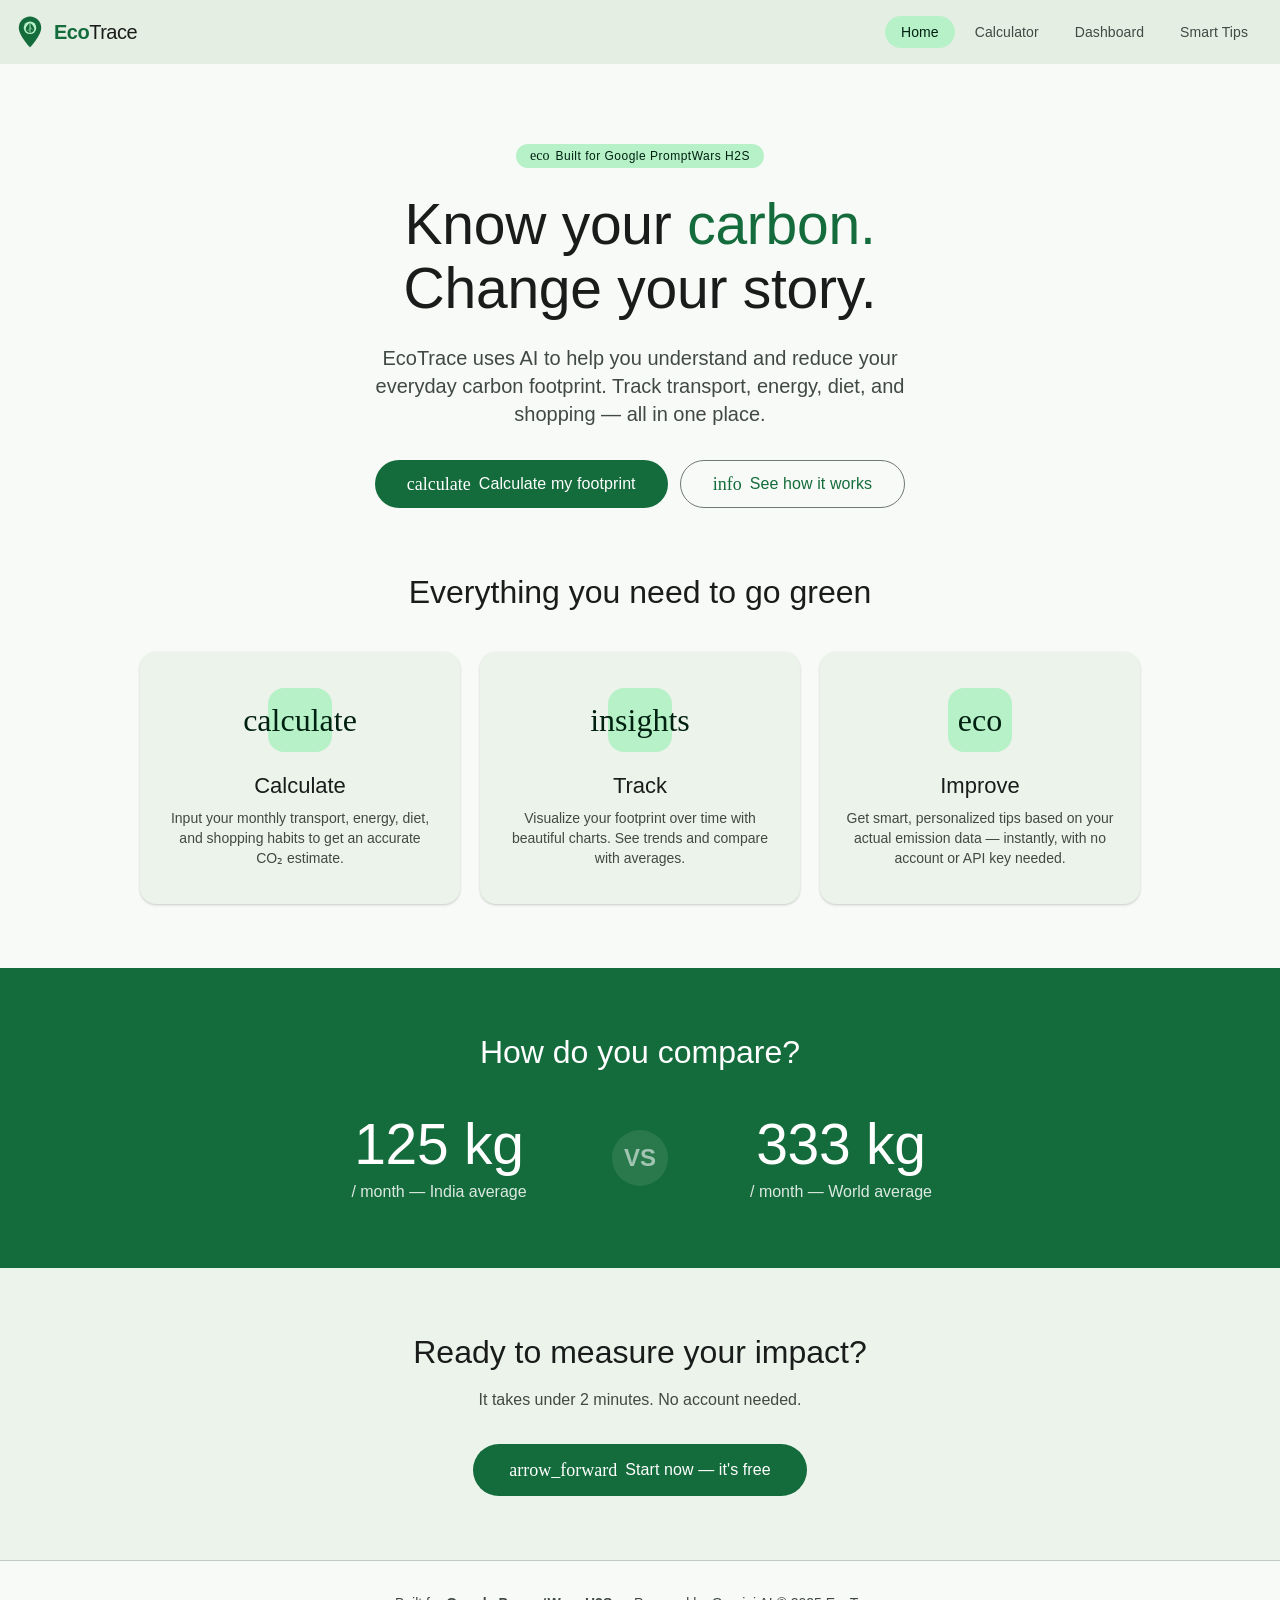
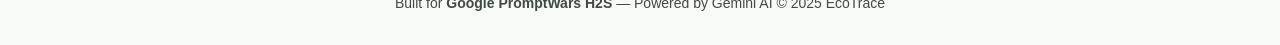
<file: index.html>
<!DOCTYPE html>
<html lang="en">
<head>
  <meta charset="UTF-8">
  <meta name="viewport" content="width=device-width, initial-scale=1.0">
  <title>EcoTrace — Track your impact. Shape your future.</title>
  <meta name="description" content="EcoTrace uses Gemini AI to help you measure, understand, and reduce your personal carbon footprint. Built for Google PropTWars Hack 2.">
  <meta http-equiv="Content-Security-Policy" content="
    default-src 'self';
    script-src 'self' https://cdn.jsdelivr.net https://fonts.googleapis.com;
    style-src 'self' 'unsafe-inline' https://fonts.googleapis.com https://fonts.gstatic.com;
    connect-src https://generativelanguage.googleapis.com;
    font-src https://fonts.gstatic.com;
    img-src 'self' data:;
  ">
  <link rel="stylesheet" href="css/tokens.css">
  <link rel="stylesheet" href="css/components.css">
  <link rel="stylesheet" href="css/pages.css">
</head>
<body>
  <a href="#main" class="skip-link">Skip to main content</a>

  <!-- Top App Bar -->
  <header class="top-app-bar" role="banner">
    <a href="index.html" class="top-app-bar__brand" aria-label="EcoTrace home">
      <img src="assets/logo.svg" alt="EcoTrace Logo" width="28" height="34">
      <span class="top-app-bar__wordmark">Eco<span>Trace</span></span>
    </a>
    <nav class="top-app-bar__nav" aria-label="Main navigation">
      <a href="index.html" class="active" aria-current="page">Home</a>
      <a href="calculator.html">Calculator</a>
      <a href="dashboard.html">Dashboard</a>
      <a href="tips.html">Smart Tips</a>
    </nav>
    <button class="hamburger" aria-label="Open menu" aria-expanded="false" aria-controls="bottom-nav">
      <span class="material-symbols-outlined">menu</span>
    </button>
  </header>

  <!-- Bottom Nav (mobile) -->
  <nav class="bottom-nav" id="bottom-nav" aria-label="Mobile navigation">
    <a href="index.html" class="bottom-nav__item active" aria-current="page">
      <span class="indicator"><span class="material-symbols-outlined">home</span></span>
      <span>Home</span>
    </a>
    <a href="calculator.html" class="bottom-nav__item">
      <span class="indicator"><span class="material-symbols-outlined">calculate</span></span>
      <span>Calculator</span>
    </a>
    <a href="dashboard.html" class="bottom-nav__item">
      <span class="indicator"><span class="material-symbols-outlined">insights</span></span>
      <span>Dashboard</span>
    </a>
    <a href="tips.html" class="bottom-nav__item">
      <span class="indicator"><span class="material-symbols-outlined">eco</span></span>
      <span>Smart Tips</span>
    </a>
  </nav>

  <main id="main" class="page-wrap">
    <!-- Hero -->
    <section class="hero" aria-labelledby="hero-heading">
      <div class="hero__eyebrow">
        <span class="material-symbols-outlined" style="font-size:14px">eco</span>
        Built for Google PromptWars H2S
      </div>
      <h1 id="hero-heading">Know your <em>carbon.</em><br>Change your story.</h1>
      <p class="hero__sub">
        EcoTrace uses AI to help you understand and reduce your everyday carbon footprint.
        Track transport, energy, diet, and shopping — all in one place.
      </p>
      <div class="hero__cta">
        <a href="calculator.html" class="btn btn--filled" id="cta-calculate">
          <span class="material-symbols-outlined">calculate</span>
          Calculate my footprint
        </a>
        <a href="#features" class="btn btn--outlined" id="cta-learn">
          <span class="material-symbols-outlined">info</span>
          See how it works
        </a>
      </div>
    </section>

    <!-- Features -->
    <section id="features" class="features-section" aria-labelledby="features-heading">
      <h2 id="features-heading">Everything you need to go green</h2>
      <div class="features-grid">
        <article class="card feature-card">
          <div class="feature-card__icon" aria-hidden="true">
            <span class="material-symbols-outlined">calculate</span>
          </div>
          <h3>Calculate</h3>
          <p>Input your monthly transport, energy, diet, and shopping habits to get an accurate CO₂ estimate.</p>
        </article>
        <article class="card feature-card">
          <div class="feature-card__icon" aria-hidden="true">
            <span class="material-symbols-outlined">insights</span>
          </div>
          <h3>Track</h3>
          <p>Visualize your footprint over time with beautiful charts. See trends and compare with averages.</p>
        </article>
        <article class="card feature-card">
          <div class="feature-card__icon" aria-hidden="true">
            <span class="material-symbols-outlined">eco</span>
          </div>
          <h3>Improve</h3>
          <p>Get smart, personalized tips based on your actual emission data — instantly, with no account or API key needed.</p>
        </article>
      </div>
    </section>

    <!-- Stats Comparison -->
    <section class="stats-section" aria-labelledby="stats-heading">
      <h2 id="stats-heading">How do you compare?</h2>
      <div class="stats-grid">
        <div class="stat-col">
          <div class="num" aria-label="125 kilograms per month">125 kg</div>
          <div class="lbl">/ month — India average</div>
        </div>
        <div class="stats-vs" aria-hidden="true">VS</div>
        <div class="stat-col">
          <div class="num" aria-label="333 kilograms per month">333 kg</div>
          <div class="lbl">/ month — World average</div>
        </div>
      </div>
    </section>

    <!-- CTA Strip -->
    <section style="text-align:center; padding:64px 24px; background:var(--md-surface-1);">
      <h2 style="font:400 32px/40px var(--font-display); margin-bottom:16px;">
        Ready to measure your impact?
      </h2>
      <p style="font:400 16px/24px var(--font-body); color:var(--md-on-surface-variant); margin-bottom:32px;">
        It takes under 2 minutes. No account needed.
      </p>
      <a href="calculator.html" class="btn btn--filled" id="cta-bottom" style="height:52px; padding:0 36px; font-size:16px;">
        <span class="material-symbols-outlined">arrow_forward</span>
        Start now — it's free
      </a>
    </section>
  </main>

  <!-- Footer -->
  <footer class="site-footer" role="contentinfo">
    <p>Built for <strong>Google PromptWars H2S</strong> — Powered by Gemini AI &copy; 2025 EcoTrace</p>
    <!-- Built with gemini-1.5-flash and Material Design 3 UI -->
  </footer>

  <script type="module" src="js/ripple.js"></script>
  <script>
    /* Top app bar elevation on scroll */
    const bar = document.querySelector('.top-app-bar');
    window.addEventListener('scroll', () => {
      bar.classList.toggle('elevated', window.scrollY > 4);
    }, { passive: true });
  </script>
</body>
</html>
</file>
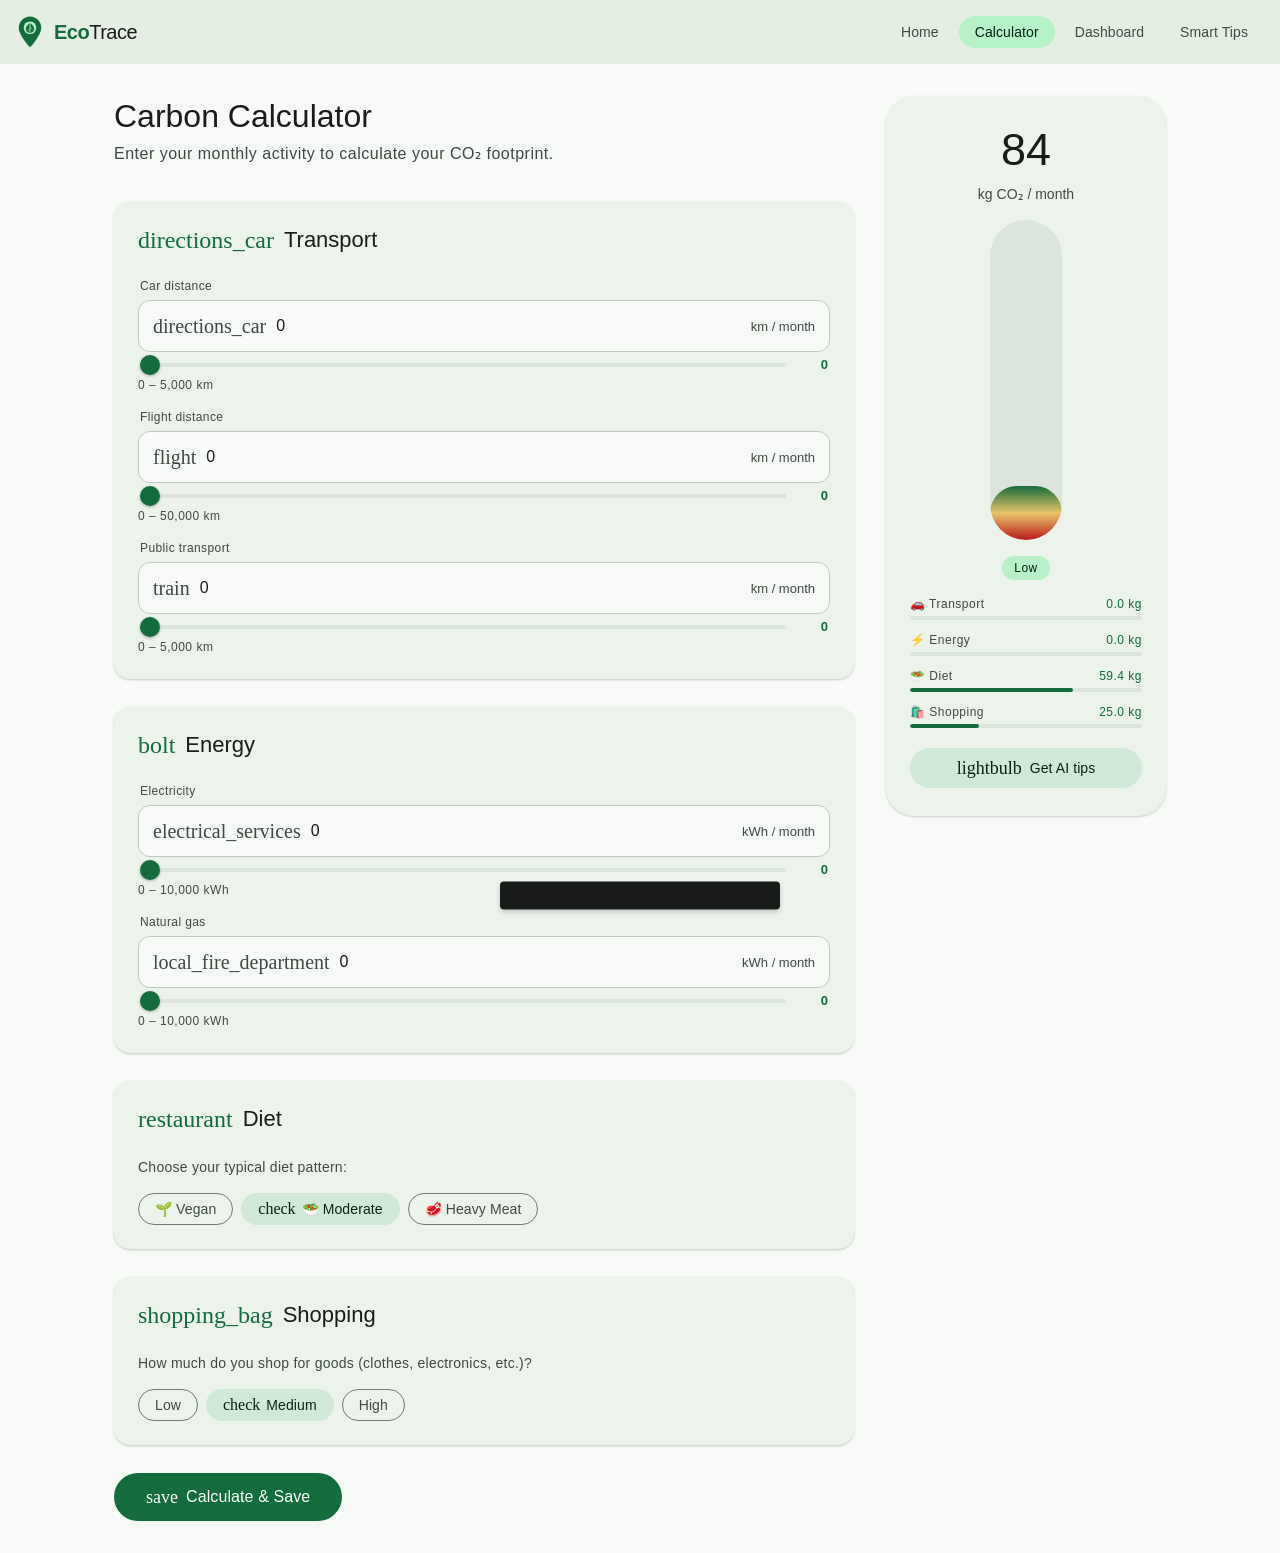
<file: calculator.html>
<!DOCTYPE html>
<html lang="en">
<head>
  <meta charset="UTF-8">
  <meta name="viewport" content="width=device-width, initial-scale=1.0">
  <title>Carbon Calculator — EcoTrace</title>
  <meta name="description" content="Calculate your monthly carbon footprint from transport, energy, diet, and shopping. See your live CO₂ gauge update in real time.">
  <meta http-equiv="Content-Security-Policy" content="
    default-src 'self';
    script-src 'self' https://cdn.jsdelivr.net https://fonts.googleapis.com;
    style-src 'self' 'unsafe-inline' https://fonts.googleapis.com https://fonts.gstatic.com;
    connect-src https://generativelanguage.googleapis.com;
    font-src https://fonts.gstatic.com;
    img-src 'self' data:;
  ">
  <link rel="stylesheet" href="css/tokens.css">
  <link rel="stylesheet" href="css/components.css">
  <link rel="stylesheet" href="css/pages.css">
</head>
<body>
  <a href="#main" class="skip-link">Skip to main content</a>

  <header class="top-app-bar" role="banner">
    <a href="index.html" class="top-app-bar__brand" aria-label="EcoTrace home">
      <img src="assets/logo.svg" alt="EcoTrace Logo" width="28" height="34">
      <span class="top-app-bar__wordmark">Eco<span>Trace</span></span>
    </a>
    <nav class="top-app-bar__nav" aria-label="Main navigation">
      <a href="index.html">Home</a>
      <a href="calculator.html" class="active" aria-current="page">Calculator</a>
      <a href="dashboard.html">Dashboard</a>
      <a href="tips.html">Smart Tips</a>
    </nav>
    <button class="hamburger" aria-label="Open menu" aria-expanded="false" aria-controls="bottom-nav">
      <span class="material-symbols-outlined">menu</span>
    </button>
  </header>

  <nav class="bottom-nav" id="bottom-nav" aria-label="Mobile navigation">
    <a href="index.html" class="bottom-nav__item">
      <span class="indicator"><span class="material-symbols-outlined">home</span></span>
      <span>Home</span>
    </a>
    <a href="calculator.html" class="bottom-nav__item active" aria-current="page">
      <span class="indicator"><span class="material-symbols-outlined">calculate</span></span>
      <span>Calculator</span>
    </a>
    <a href="dashboard.html" class="bottom-nav__item">
      <span class="indicator"><span class="material-symbols-outlined">insights</span></span>
      <span>Dashboard</span>
    </a>
    <a href="tips.html" class="bottom-nav__item">
      <span class="indicator"><span class="material-symbols-outlined">eco</span></span>
      <span>Smart Tips</span>
    </a>
  </nav>

  <main id="main" class="page-wrap">
    <div class="calculator-layout">

      <!-- Left: Form -->
      <div class="calc-form-col">
        <div style="margin-bottom: 8px;">
          <h1 class="headline-large">Carbon Calculator</h1>
          <p class="body-large" style="color:var(--md-on-surface-variant); margin-top:6px;">
            Enter your monthly activity to calculate your CO₂ footprint.
          </p>
        </div>

        <!-- Transport -->
        <section class="calc-section" aria-labelledby="transport-heading">
          <div class="section-header">
            <span class="material-symbols-outlined" aria-hidden="true">directions_car</span>
            <h2 id="transport-heading">Transport</h2>
          </div>
          <div class="field-group">

            <!-- Car -->
            <div class="field-row">
              <div class="field-wrap">
                <label for="car-km">Car distance</label>
                <div class="input-box">
                  <span class="field-icon material-symbols-outlined" aria-hidden="true">directions_car</span>
                  <input type="number" id="car-km" name="car-km"
                    min="0" max="5000" step="1" value="0"
                    placeholder="0"
                    aria-describedby="car-km-hint">
                  <span class="input-unit">km / month</span>
                </div>
              </div>
              <div class="slider-row" aria-hidden="true">
                <input type="range" id="car-km-slider" min="0" max="2000" step="10" value="0"
                  aria-label="Car distance slider" tabindex="-1">
                <span class="slider-val" id="car-km-val">0</span>
              </div>
              <p id="car-km-hint" class="label-medium" style="color:var(--md-on-surface-variant)">0 – 5,000 km</p>
            </div>

            <!-- Flight -->
            <div class="field-row">
              <div class="field-wrap">
                <label for="flight-km">Flight distance</label>
                <div class="input-box">
                  <span class="field-icon material-symbols-outlined" aria-hidden="true">flight</span>
                  <input type="number" id="flight-km" name="flight-km"
                    min="0" max="50000" step="10" value="0"
                    placeholder="0"
                    aria-describedby="flight-km-hint">
                  <span class="input-unit">km / month</span>
                </div>
              </div>
              <div class="slider-row" aria-hidden="true">
                <input type="range" id="flight-km-slider" min="0" max="10000" step="50" value="0"
                  aria-label="Flight distance slider" tabindex="-1">
                <span class="slider-val" id="flight-km-val">0</span>
              </div>
              <p id="flight-km-hint" class="label-medium" style="color:var(--md-on-surface-variant)">0 – 50,000 km</p>
            </div>

            <!-- Public transport -->
            <div class="field-row">
              <div class="field-wrap">
                <label for="public-km">Public transport</label>
                <div class="input-box">
                  <span class="field-icon material-symbols-outlined" aria-hidden="true">train</span>
                  <input type="number" id="public-km" name="public-km"
                    min="0" max="5000" step="1" value="0"
                    placeholder="0"
                    aria-describedby="public-km-hint">
                  <span class="input-unit">km / month</span>
                </div>
              </div>
              <div class="slider-row" aria-hidden="true">
                <input type="range" id="public-km-slider" min="0" max="1000" step="10" value="0"
                  aria-label="Public transport slider" tabindex="-1">
                <span class="slider-val" id="public-km-val">0</span>
              </div>
              <p id="public-km-hint" class="label-medium" style="color:var(--md-on-surface-variant)">0 – 5,000 km</p>
            </div>

          </div>
        </section>

        <!-- Energy -->
        <section class="calc-section" aria-labelledby="energy-heading">
          <div class="section-header">
            <span class="material-symbols-outlined" aria-hidden="true">bolt</span>
            <h2 id="energy-heading">Energy</h2>
          </div>
          <div class="field-group">

            <div class="field-row">
              <div class="field-wrap">
                <label for="electricity">Electricity</label>
                <div class="input-box">
                  <span class="field-icon material-symbols-outlined" aria-hidden="true">electrical_services</span>
                  <input type="number" id="electricity" name="electricity"
                    min="0" max="10000" step="1" value="0"
                    placeholder="0"
                    aria-describedby="elec-hint">
                  <span class="input-unit">kWh / month</span>
                </div>
              </div>
              <div class="slider-row" aria-hidden="true">
                <input type="range" id="electricity-slider" min="0" max="1000" step="10" value="0"
                  aria-label="Electricity slider" tabindex="-1">
                <span class="slider-val" id="elec-val">0</span>
              </div>
              <p id="elec-hint" class="label-medium" style="color:var(--md-on-surface-variant)">0 – 10,000 kWh</p>
            </div>

            <div class="field-row">
              <div class="field-wrap">
                <label for="gas">Natural gas</label>
                <div class="input-box">
                  <span class="field-icon material-symbols-outlined" aria-hidden="true">local_fire_department</span>
                  <input type="number" id="gas" name="gas"
                    min="0" max="10000" step="1" value="0"
                    placeholder="0"
                    aria-describedby="gas-hint">
                  <span class="input-unit">kWh / month</span>
                </div>
              </div>
              <div class="slider-row" aria-hidden="true">
                <input type="range" id="gas-slider" min="0" max="1000" step="10" value="0"
                  aria-label="Gas slider" tabindex="-1">
                <span class="slider-val" id="gas-val">0</span>
              </div>
              <p id="gas-hint" class="label-medium" style="color:var(--md-on-surface-variant)">0 – 10,000 kWh</p>
            </div>

          </div>
        </section>


        <!-- Diet -->
        <section class="calc-section" aria-labelledby="diet-heading">
          <div class="section-header">
            <span class="material-symbols-outlined" aria-hidden="true">restaurant</span>
            <h2 id="diet-heading">Diet</h2>
          </div>
          <p class="body-medium" style="color:var(--md-on-surface-variant); margin-bottom:16px;">
            Choose your typical diet pattern:
          </p>
          <div class="chip-group" id="diet-chips" role="group" aria-label="Diet type">
            <button class="chip" data-value="VEGAN" role="checkbox" aria-pressed="false" aria-label="Vegan diet">
              <span class="check-icon material-symbols-outlined">check</span>
              🌱 Vegan
            </button>
            <button class="chip selected" data-value="MODERATE_MEAT" role="checkbox" aria-pressed="true" aria-label="Moderate meat diet, currently selected">
              <span class="check-icon material-symbols-outlined">check</span>
              🥗 Moderate
            </button>
            <button class="chip" data-value="HEAVY_MEAT" role="checkbox" aria-pressed="false" aria-label="Heavy meat diet">
              <span class="check-icon material-symbols-outlined">check</span>
              🥩 Heavy Meat
            </button>
          </div>
        </section>

        <!-- Shopping -->
        <section class="calc-section" aria-labelledby="shopping-heading">
          <div class="section-header">
            <span class="material-symbols-outlined" aria-hidden="true">shopping_bag</span>
            <h2 id="shopping-heading">Shopping</h2>
          </div>
          <p class="body-medium" style="color:var(--md-on-surface-variant); margin-bottom:16px;">
            How much do you shop for goods (clothes, electronics, etc.)?
          </p>
          <div class="chip-group" id="shopping-chips" role="group" aria-label="Shopping level">
            <button class="chip" data-value="LOW" role="checkbox" aria-pressed="false" aria-label="Low shopping">
              <span class="check-icon material-symbols-outlined">check</span>
              Low
            </button>
            <button class="chip selected" data-value="MEDIUM" role="checkbox" aria-pressed="true" aria-label="Medium shopping, currently selected">
              <span class="check-icon material-symbols-outlined">check</span>
              Medium
            </button>
            <button class="chip" data-value="HIGH" role="checkbox" aria-pressed="false" aria-label="High shopping">
              <span class="check-icon material-symbols-outlined">check</span>
              High
            </button>
          </div>
        </section>

        <!-- Save button -->
        <button id="save-btn" class="btn btn--filled" style="align-self:flex-start; height:48px; padding:0 32px; font-size:16px;">
          <span class="material-symbols-outlined">save</span>
          Calculate &amp; Save
        </button>

      </div><!-- /form col -->

      <!-- Right: Live Gauge -->
      <aside class="calc-gauge-col" aria-label="Live CO2 gauge">
        <div class="gauge-container">
          <div class="gauge-total" id="gauge-total" aria-live="polite" aria-atomic="true">0</div>
          <div class="gauge-unit">kg CO₂ / month</div>

          <div class="gauge-bar-wrap"
            id="gauge-bar"
            role="img"
            aria-label="CO2 gauge showing 0 kg per month">
            <div class="gauge-bar-fill" id="gauge-fill"></div>
          </div>

          <div id="gauge-badge" class="badge badge--low" aria-live="polite">Low</div>

          <!-- Category breakdown -->
          <div class="breakdown-list" aria-label="Emission breakdown by category">

            <div class="breakdown-item" data-bar="transport">
              <div class="breakdown-label">
                <span>🚗 Transport</span>
                <span class="kg">0 kg</span>
              </div>
              <div class="progress-bar" role="progressbar" aria-label="Transport emissions" aria-valuenow="0">
                <div class="progress-bar__fill"></div>
              </div>
            </div>

            <div class="breakdown-item" data-bar="energy">
              <div class="breakdown-label">
                <span>⚡ Energy</span>
                <span class="kg">0 kg</span>
              </div>
              <div class="progress-bar" role="progressbar" aria-label="Energy emissions" aria-valuenow="0">
                <div class="progress-bar__fill"></div>
              </div>
            </div>

            <div class="breakdown-item" data-bar="diet">
              <div class="breakdown-label">
                <span>🥗 Diet</span>
                <span class="kg">0 kg</span>
              </div>
              <div class="progress-bar" role="progressbar" aria-label="Diet emissions" aria-valuenow="0">
                <div class="progress-bar__fill"></div>
              </div>
            </div>

            <div class="breakdown-item" data-bar="shopping">
              <div class="breakdown-label">
                <span>🛍️ Shopping</span>
                <span class="kg">0 kg</span>
              </div>
              <div class="progress-bar" role="progressbar" aria-label="Shopping emissions" aria-valuenow="0">
                <div class="progress-bar__fill"></div>
              </div>
            </div>

          </div><!-- /breakdown -->

          <!-- Tips link -->
          <a href="tips.html" class="btn btn--tonal" style="width:100%; justify-content:center; margin-top:4px;">
            <span class="material-symbols-outlined">lightbulb</span>
            Get AI tips
          </a>
        </div>
      </aside>

    </div><!-- /layout -->
  </main>

  <!-- Snackbar -->
  <div class="snackbar" id="snackbar" role="status" aria-live="polite">
    <span class="snackbar__msg"></span>
    <button class="snackbar__action" style="display:none"></button>
  </div>

  <script type="module" src="js/ripple.js"></script>
  <script type="module" src="js/calculator.js"></script>
</body>
</html>
</file>
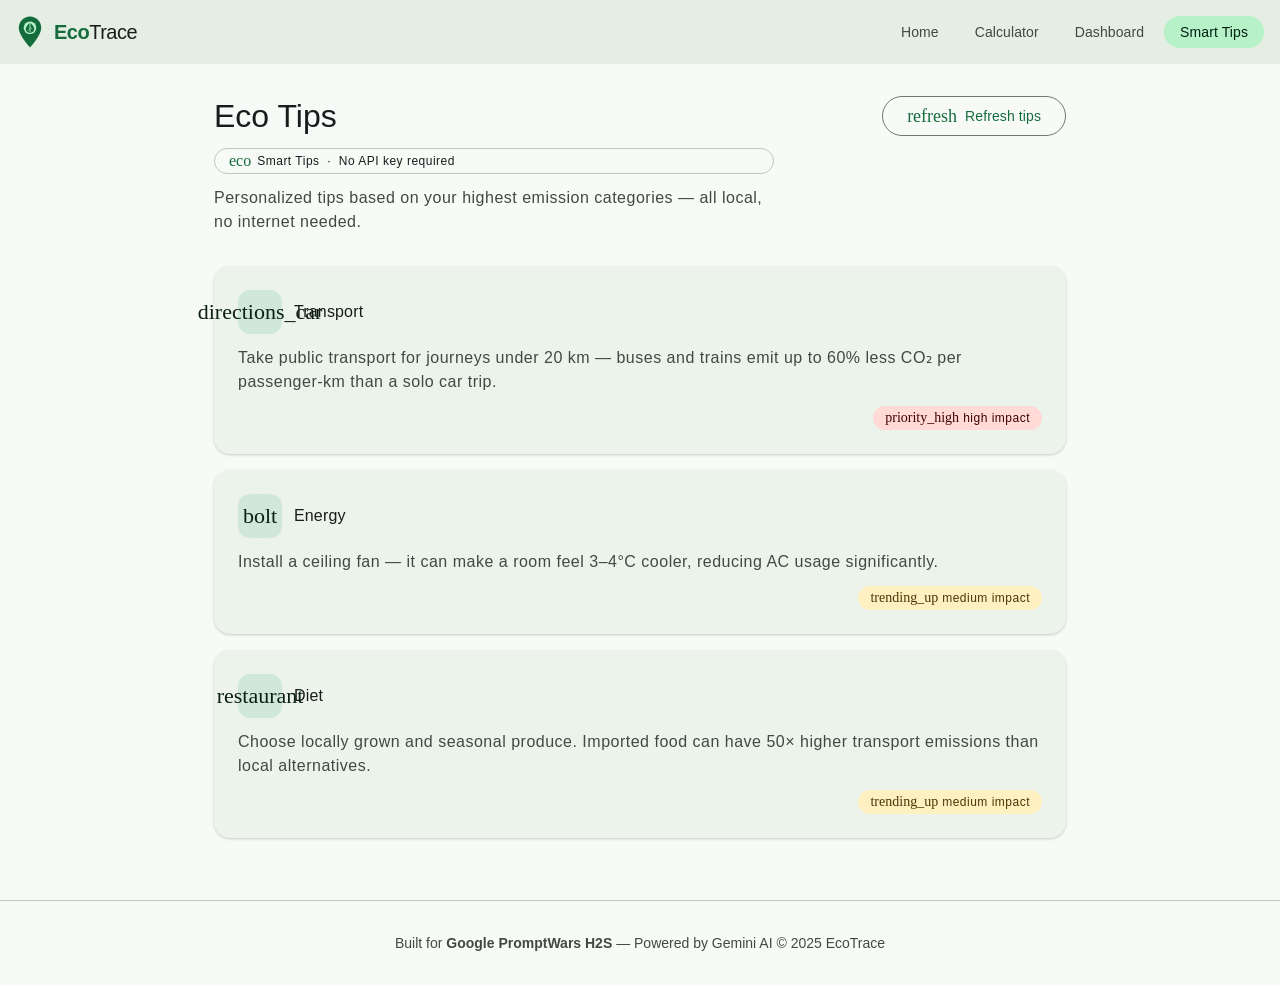
<file: tips.html>
<!DOCTYPE html>
<html lang="en">
<head>
  <meta charset="UTF-8">
  <meta name="viewport" content="width=device-width, initial-scale=1.0">
  <title>Smart Tips — EcoTrace</title>
  <meta name="description" content="Get personalized carbon reduction tips powered by Gemini AI, tailored to your biggest emission sources.">
  <meta http-equiv="Content-Security-Policy" content="
    default-src 'self';
    script-src 'self' https://cdn.jsdelivr.net https://fonts.googleapis.com;
    style-src 'self' 'unsafe-inline' https://fonts.googleapis.com https://fonts.gstatic.com;
    font-src https://fonts.gstatic.com;
    img-src 'self' data:;
  ">
  <link rel="stylesheet" href="css/tokens.css">
  <link rel="stylesheet" href="css/components.css">
  <link rel="stylesheet" href="css/pages.css">
</head>
<body>
  <a href="#main" class="skip-link">Skip to main content</a>

  <header class="top-app-bar" role="banner">
    <a href="index.html" class="top-app-bar__brand" aria-label="EcoTrace home">
      <img src="assets/logo.svg" alt="EcoTrace Logo" width="28" height="34">
      <span class="top-app-bar__wordmark">Eco<span>Trace</span></span>
    </a>
    <nav class="top-app-bar__nav" aria-label="Main navigation">
      <a href="index.html">Home</a>
      <a href="calculator.html">Calculator</a>
      <a href="dashboard.html">Dashboard</a>
      <a href="tips.html" class="active" aria-current="page">Smart Tips</a>
    </nav>
    <button class="hamburger" aria-label="Open menu" aria-expanded="false" aria-controls="bottom-nav">
      <span class="material-symbols-outlined">menu</span>
    </button>
  </header>

  <nav class="bottom-nav" id="bottom-nav" aria-label="Mobile navigation">
    <a href="index.html" class="bottom-nav__item">
      <span class="indicator"><span class="material-symbols-outlined">home</span></span>
      <span>Home</span>
    </a>
    <a href="calculator.html" class="bottom-nav__item">
      <span class="indicator"><span class="material-symbols-outlined">calculate</span></span>
      <span>Calculator</span>
    </a>
    <a href="dashboard.html" class="bottom-nav__item">
      <span class="indicator"><span class="material-symbols-outlined">insights</span></span>
      <span>Dashboard</span>
    </a>
    <a href="tips.html" class="bottom-nav__item active" aria-current="page">
      <span class="indicator"><span class="material-symbols-outlined">eco</span></span>
      <span>Smart Tips</span>
    </a>
  </nav>

  <main id="main" class="page-wrap">
    <div class="tips-wrap">

      <div class="tips-header">
        <div class="tips-header-left">
          <h1 class="headline-large">Eco Tips</h1>
          <span class="gemini-badge" aria-label="Smart Tips — no API key required">
            <span class="material-symbols-outlined" style="font-size:16px;color:var(--md-primary)">eco</span>
            Smart Tips &nbsp;·&nbsp; No API key required
          </span>
          <p class="body-large" style="color:var(--md-on-surface-variant); max-width:560px;">
            Personalized tips based on your highest emission categories — all local, no internet needed.
          </p>
        </div>
        <button class="btn btn--outlined" id="refresh-btn" aria-label="Shuffle new tips">
          <span class="material-symbols-outlined">refresh</span>
          Refresh tips
        </button>
      </div>

      <!-- Tips container (skeleton → content | error) -->
      <div class="tips-grid" id="tips-container" aria-live="polite" aria-busy="true">
        <!-- Populated by tips.js -->
      </div>

    </div>
  </main>

  <!-- Footer -->
  <footer class="site-footer" role="contentinfo" style="margin-top:auto">
    <p>Built for <strong>Google PromptWars H2S</strong> — Powered by Gemini AI &copy; 2025 EcoTrace</p>
  </footer>

  <script type="module" src="js/ripple.js"></script>
  <script type="module" src="js/tips.js"></script>
</body>
</html>
</file>
<file: css/tokens.css>
/* =============================================================
   EcoTrace — Material Design 3 Token System
   tokens.css
   ============================================================= */

@import url('https://fonts.googleapis.com/css2?family=Plus+Jakarta+Sans:wght@400;500;600;700&family=Roboto:wght@400;500&display=swap');
@import url('https://fonts.googleapis.com/css2?family=Material+Symbols+Outlined:opsz,wght,FILL,GRAD@24,400,0,0');

/* ── Color Tokens ─────────────────────────────────────────── */
:root {
  /* Primary — Green tonal */
  --md-primary:              #146C3C;
  --md-on-primary:           #FFFFFF;
  --md-primary-container:    #B7F1C8;
  --md-on-primary-container: #002111;

  /* Secondary */
  --md-secondary:              #4E6356;
  --md-on-secondary:           #FFFFFF;
  --md-secondary-container:    #D0E8D7;
  --md-on-secondary-container: #0B1F13;

  /* Tertiary */
  --md-tertiary:              #3B6470;
  --md-on-tertiary:           #FFFFFF;
  --md-tertiary-container:    #BEEAF7;
  --md-on-tertiary-container: #001F27;

  /* Error */
  --md-error:              #BA1A1A;
  --md-on-error:           #FFFFFF;
  --md-error-container:    #FFDAD6;
  --md-on-error-container: #410002;

  /* Surface */
  --md-background:       #F8FAF7;
  --md-surface:          #F8FAF7;
  --md-surface-variant:  #DCE5DC;
  --md-on-surface:       #191C1A;
  --md-on-surface-variant: #404943;
  --md-outline:          #707973;
  --md-outline-variant:  #C0C9C0;

  /* Elevation surfaces (tonal) */
  --md-surface-1: #ECF3EB;   /* cards */
  --md-surface-2: #E4EEE3;   /* nav, top app bar */
  --md-surface-3: #DCEADB;   /* modals */

  /* Shadows */
  --md-shadow:   0 1px 3px rgba(0,0,0,.12), 0 1px 2px rgba(0,0,0,.08);
  --md-shadow-2: 0 3px 6px rgba(0,0,0,.12), 0 2px 4px rgba(0,0,0,.08);
  --md-shadow-3: 0 8px 24px rgba(0,0,0,.12), 0 4px 8px rgba(0,0,0,.08);

  /* ── Typography ──────────────────────────────────────────── */
  --font-display: "Plus Jakarta Sans", sans-serif;
  --font-body:    "Roboto", sans-serif;

  /* ── Shape Scale ─────────────────────────────────────────── */
  --shape-none:        0px;
  --shape-extra-small: 4px;
  --shape-small:       8px;
  --shape-medium:      12px;
  --shape-large:       16px;
  --shape-extra-large: 28px;
  --shape-full:        9999px;

  /* ── Motion ──────────────────────────────────────────────── */
  --motion-standard:   cubic-bezier(0.2, 0, 0, 1);
  --motion-decelerate: cubic-bezier(0, 0, 0, 1);
  --motion-accelerate: cubic-bezier(0.3, 0, 1, 1);

  /* ── Gauge custom prop ───────────────────────────────────── */
  --gauge-pct: 0;
}

/* ── Typography utility classes ──────────────────────────── */
.display-large  { font-family: var(--font-display); font-size: 57px; line-height: 64px; letter-spacing: -0.25px; font-weight: 400; }
.display-medium { font-family: var(--font-display); font-size: 45px; line-height: 52px; letter-spacing: 0;       font-weight: 400; }
.headline-large  { font-family: var(--font-display); font-size: 32px; line-height: 40px; letter-spacing: 0;       font-weight: 400; }
.headline-medium { font-family: var(--font-display); font-size: 28px; line-height: 36px; letter-spacing: 0;       font-weight: 400; }
.title-large   { font-family: var(--font-display); font-size: 22px; line-height: 28px; letter-spacing: 0;       font-weight: 400; }
.title-medium  { font-family: var(--font-display); font-size: 16px; line-height: 24px; letter-spacing: 0.15px;  font-weight: 500; }
.body-large    { font-family: var(--font-body);    font-size: 16px; line-height: 24px; letter-spacing: 0.5px;   font-weight: 400; }
.body-medium   { font-family: var(--font-body);    font-size: 14px; line-height: 20px; letter-spacing: 0.25px;  font-weight: 400; }
.label-large   { font-family: var(--font-body);    font-size: 14px; line-height: 20px; letter-spacing: 0.1px;   font-weight: 500; }
.label-medium  { font-family: var(--font-body);    font-size: 12px; line-height: 16px; letter-spacing: 0.5px;   font-weight: 500; }

/* ── Global reset & base ─────────────────────────────────── */
*, *::before, *::after { box-sizing: border-box; margin: 0; padding: 0; }

html {
  scroll-behavior: smooth;
  -webkit-text-size-adjust: 100%;
}

body {
  font-family: var(--font-body);
  background: var(--md-background);
  color: var(--md-on-surface);
  min-height: 100vh;
  line-height: 1.5;
}

/* ── Reduced motion ──────────────────────────────────────── */
@media (prefers-reduced-motion: reduce) {
  *, *::before, *::after {
    animation-duration: 0.01ms !important;
    animation-iteration-count: 1 !important;
    transition-duration: 0.01ms !important;
  }
  html { scroll-behavior: auto; }
}
</file>
<file: css/components.css>
/* =============================================================
   EcoTrace — MD3 Components
   components.css
   ============================================================= */

/* ── Skip link ───────────────────────────────────────────── */
.skip-link {
  position: absolute;
  top: -100px;
  left: 16px;
  background: var(--md-primary);
  color: var(--md-on-primary);
  padding: 8px 16px;
  border-radius: var(--shape-small);
  font: 500 14px/20px var(--font-body);
  z-index: 9999;
  transition: top .2s;
  text-decoration: none;
}
.skip-link:focus { top: 16px; }

/* ── Top App Bar ─────────────────────────────────────────── */
.top-app-bar {
  position: fixed;
  top: 0; left: 0; right: 0;
  height: 64px;
  background: var(--md-surface-2);
  display: flex;
  align-items: center;
  padding: 0 16px;
  z-index: 200;
  transition: box-shadow .2s var(--motion-standard);
}
.top-app-bar.elevated { box-shadow: var(--md-shadow-2); }

.top-app-bar__brand {
  display: flex;
  align-items: center;
  gap: 10px;
  text-decoration: none;
  color: var(--md-on-surface);
  flex: 1;
}
.top-app-bar__wordmark {
  font-family: var(--font-display);
  font-size: 20px;
  font-weight: 600;
  letter-spacing: -0.5px;
  color: var(--md-primary);
}
.top-app-bar__wordmark span { color: var(--md-on-surface); font-weight: 400; }

.top-app-bar__nav {
  display: flex;
  align-items: center;
  gap: 4px;
}
.top-app-bar__nav a {
  text-decoration: none;
  color: var(--md-on-surface-variant);
  font: 500 14px/20px var(--font-body);
  padding: 6px 16px;
  border-radius: var(--shape-full);
  transition: background .15s, color .15s;
  letter-spacing: 0.1px;
}
.top-app-bar__nav a:hover { background: var(--md-surface-variant); color: var(--md-on-surface); }
.top-app-bar__nav a.active {
  background: var(--md-primary-container);
  color: var(--md-on-primary-container);
}

.hamburger {
  display: none;
  background: none;
  border: none;
  cursor: pointer;
  padding: 8px;
  color: var(--md-on-surface);
  border-radius: var(--shape-full);
}
.hamburger:hover { background: var(--md-surface-variant); }
.hamburger .material-symbols-outlined { font-size: 24px; }

/* ── Bottom Navigation Bar (mobile) ─────────────────────── */
.bottom-nav {
  display: none;
  position: fixed;
  bottom: 0; left: 0; right: 0;
  height: 80px;
  background: var(--md-surface-2);
  box-shadow: 0 -1px 0 var(--md-outline-variant);
  z-index: 200;
  padding: 0 8px;
  align-items: center;
  justify-content: space-around;
}
.bottom-nav__item {
  display: flex;
  flex-direction: column;
  align-items: center;
  gap: 4px;
  text-decoration: none;
  color: var(--md-on-surface-variant);
  flex: 1;
  padding: 8px 4px;
  font: 500 12px/16px var(--font-body);
  letter-spacing: 0.5px;
  border-radius: var(--shape-medium);
  transition: color .15s;
}
.bottom-nav__item .indicator {
  display: flex;
  align-items: center;
  justify-content: center;
  width: 64px;
  height: 32px;
  border-radius: var(--shape-full);
  transition: background .2s;
}
.bottom-nav__item .material-symbols-outlined { font-size: 22px; }
.bottom-nav__item.active { color: var(--md-on-surface); }
.bottom-nav__item.active .indicator { background: var(--md-secondary-container); }

@media (max-width: 768px) {
  .bottom-nav { display: flex; }
  .top-app-bar__nav { display: none; }
  .hamburger { display: flex; }
}

/* ── Cards ───────────────────────────────────────────────── */
.card {
  background: var(--md-surface-1);
  border-radius: var(--shape-large);
  box-shadow: var(--md-shadow);
  padding: 24px;
  transition: background .2s var(--motion-standard),
              box-shadow .2s var(--motion-standard),
              transform .2s var(--motion-standard);
}
.card:hover {
  background: var(--md-surface-2);
  box-shadow: var(--md-shadow-2);
  transform: translateY(-2px);
}
.card--outlined {
  background: transparent;
  border: 1px solid var(--md-outline-variant);
  box-shadow: none;
}
.card--outlined:hover { background: var(--md-surface-1); }

/* ── Buttons ─────────────────────────────────────────────── */
.btn {
  display: inline-flex;
  align-items: center;
  justify-content: center;
  gap: 8px;
  border: none;
  cursor: pointer;
  font: 500 14px/20px var(--font-body);
  letter-spacing: 0.1px;
  border-radius: var(--shape-full);
  height: 40px;
  padding: 0 24px;
  text-decoration: none;
  position: relative;
  overflow: hidden;
  transition: filter .15s, box-shadow .15s, transform .1s;
  white-space: nowrap;
  outline: none;
  -webkit-tap-highlight-color: transparent;
}
.btn:focus-visible { outline: 2px solid var(--md-primary); outline-offset: 2px; }
.btn:active { transform: scale(0.97); }
.btn .material-symbols-outlined { font-size: 18px; }

.btn--filled {
  background: var(--md-primary);
  color: var(--md-on-primary);
}
.btn--filled:hover { filter: brightness(1.1); box-shadow: var(--md-shadow); }

.btn--outlined {
  background: transparent;
  border: 1px solid var(--md-outline);
  color: var(--md-primary);
}
.btn--outlined:hover { background: color-mix(in srgb, var(--md-primary) 8%, transparent); }

.btn--text {
  background: transparent;
  color: var(--md-primary);
  padding: 0 12px;
}
.btn--text:hover { background: color-mix(in srgb, var(--md-primary) 8%, transparent); }

.btn--tonal {
  background: var(--md-secondary-container);
  color: var(--md-on-secondary-container);
}
.btn--tonal:hover { filter: brightness(1.05); }

/* FAB */
.fab {
  display: inline-flex;
  align-items: center;
  justify-content: center;
  width: 56px;
  height: 56px;
  border-radius: var(--shape-large);
  background: var(--md-primary-container);
  color: var(--md-on-primary-container);
  border: none;
  cursor: pointer;
  box-shadow: var(--md-shadow-2);
  transition: box-shadow .2s, transform .1s;
  position: relative;
  overflow: hidden;
}
.fab:hover { box-shadow: var(--md-shadow-3); transform: scale(1.05); }
.fab .material-symbols-outlined { font-size: 24px; }

/* ── Ripple ──────────────────────────────────────────────── */
.ripple {
  position: absolute;
  border-radius: 50%;
  background: rgba(255,255,255,.35);
  transform: scale(0);
  animation: ripple-anim .5s var(--motion-decelerate) forwards;
  pointer-events: none;
}
@keyframes ripple-anim {
  to { transform: scale(4); opacity: 0; }
}

/* ── Input Fields (label-above, outlined) ────────────────── */
.field-wrap {
  display: flex;
  flex-direction: column;
  gap: 6px;
}
.field-wrap > label {
  font: 500 12px/16px var(--font-body);
  letter-spacing: 0.4px;
  color: var(--md-on-surface-variant);
  padding-left: 2px;
  user-select: none;
}

/* The visible input container */
.input-box {
  display: flex;
  align-items: center;
  gap: 10px;
  height: 52px;
  padding: 0 14px;
  background: var(--md-surface);
  border: 1.5px solid var(--md-outline-variant);
  border-radius: var(--shape-medium);
  transition: border-color .15s, box-shadow .15s, background .15s;
  cursor: text;
}
.input-box:focus-within {
  border-color: var(--md-primary);
  box-shadow: 0 0 0 3px color-mix(in srgb, var(--md-primary) 12%, transparent);
  background: #fff;
}
.input-box .field-icon {
  color: var(--md-on-surface-variant);
  font-size: 20px;
  flex-shrink: 0;
  pointer-events: none;
  transition: color .15s;
}
.input-box:focus-within .field-icon { color: var(--md-primary); }

.input-box input[type="number"],
.input-box input[type="text"] {
  flex: 1;
  min-width: 0;
  border: none;
  background: transparent;
  outline: none;
  font: 400 16px/24px var(--font-body);
  color: var(--md-on-surface);
  -moz-appearance: textfield;
}
.input-box input[type="number"]::-webkit-outer-spin-button,
.input-box input[type="number"]::-webkit-inner-spin-button {
  -webkit-appearance: none;
  margin: 0;
}
/* Trailing unit label inside the box */
.input-box .input-unit {
  font: 400 13px/1 var(--font-body);
  color: var(--md-on-surface-variant);
  white-space: nowrap;
  flex-shrink: 0;
}

/* ── Chips ───────────────────────────────────────────────── */
.chip-group { display: flex; flex-wrap: wrap; gap: 8px; }
.chip {
  display: inline-flex;
  align-items: center;
  gap: 6px;
  height: 32px;
  padding: 0 16px;
  border: 1px solid var(--md-outline);
  border-radius: var(--shape-full);
  font: 500 14px/20px var(--font-body);
  letter-spacing: 0.1px;
  color: var(--md-on-surface-variant);
  cursor: pointer;
  background: transparent;
  transition: background .15s, border-color .15s, color .15s;
  white-space: nowrap;
}
.chip:hover { background: var(--md-surface-variant); }
.chip.selected {
  background: var(--md-secondary-container);
  border-color: transparent;
  color: var(--md-on-secondary-container);
}
.chip .material-symbols-outlined { font-size: 16px; }
.chip .check-icon { display: none; }
.chip.selected .check-icon { display: inline; }

/* ── Sliders ─────────────────────────────────────────────── */
.slider-wrap { position: relative; padding: 4px 0; }
input[type="range"] {
  -webkit-appearance: none;
  width: 100%;
  height: 4px;
  border-radius: var(--shape-full);
  background: var(--md-surface-variant);
  outline: none;
  cursor: pointer;
}
input[type="range"]::-webkit-slider-thumb {
  -webkit-appearance: none;
  width: 20px;
  height: 20px;
  border-radius: 50%;
  background: var(--md-primary);
  border: none;
  box-shadow: 0 1px 3px rgba(0,0,0,.3);
  transition: transform .1s;
}
input[type="range"]:hover::-webkit-slider-thumb { transform: scale(1.15); }
input[type="range"]::-moz-range-thumb {
  width: 20px;
  height: 20px;
  border-radius: 50%;
  background: var(--md-primary);
  border: none;
  cursor: pointer;
}

/* ── Linear Progress ─────────────────────────────────────── */
.progress-bar {
  height: 4px;
  border-radius: var(--shape-full);
  background: var(--md-surface-variant);
  overflow: hidden;
}
.progress-bar__fill {
  height: 100%;
  border-radius: var(--shape-full);
  background: var(--md-primary);
  width: 0%;
  transition: width .6s var(--motion-decelerate);
}

/* ── Snackbar ────────────────────────────────────────────── */
.snackbar {
  position: fixed;
  bottom: 24px;
  left: 50%;
  transform: translateX(-50%) translateY(120%);
  background: var(--md-on-surface);
  color: var(--md-surface);
  border-radius: var(--shape-extra-small);
  padding: 14px 16px;
  font: 400 14px/20px var(--font-body);
  display: flex;
  align-items: center;
  gap: 8px;
  z-index: 1000;
  min-width: 280px;
  max-width: 480px;
  box-shadow: var(--md-shadow-2);
  transition: transform .3s var(--motion-decelerate);
  pointer-events: none;
}
.snackbar.visible {
  transform: translateX(-50%) translateY(0);
  pointer-events: auto;
}
.snackbar__action {
  margin-left: auto;
  background: none;
  border: none;
  color: var(--md-primary-container);
  font: 500 14px/20px var(--font-body);
  cursor: pointer;
  padding: 4px 8px;
  border-radius: var(--shape-small);
  white-space: nowrap;
}
@media (max-width: 768px) {
  .snackbar { bottom: 96px; }
}

/* ── Badges ──────────────────────────────────────────────── */
.badge {
  display: inline-flex;
  align-items: center;
  padding: 4px 12px;
  border-radius: var(--shape-full);
  font: 500 12px/16px var(--font-body);
  letter-spacing: 0.5px;
  gap: 4px;
}
.badge--low {
  background: var(--md-primary-container);
  color: var(--md-on-primary-container);
}
.badge--medium {
  background: #FFF0C2;
  color: #4A3800;
}
.badge--high {
  background: var(--md-error-container);
  color: var(--md-on-error-container);
}

/* ── Skeleton shimmer ────────────────────────────────────── */
@keyframes shimmer {
  0%   { background-position: -400px 0; }
  100% { background-position: 400px 0; }
}
.skeleton {
  background: linear-gradient(90deg,
    var(--md-surface-variant) 25%,
    var(--md-surface-2) 50%,
    var(--md-surface-variant) 75%
  );
  background-size: 800px 100%;
  animation: shimmer 1.4s infinite;
  border-radius: var(--shape-small);
}
.skeleton-card {
  background: var(--md-surface-1);
  border-radius: var(--shape-large);
  padding: 24px;
  box-shadow: var(--md-shadow);
}
.skeleton-line { height: 14px; margin-bottom: 10px; }
.skeleton-line--lg { height: 20px; }
.skeleton-line--sm { height: 10px; width: 60%; }
.skeleton-icon { width: 40px; height: 40px; border-radius: 50%; margin-bottom: 16px; }

/* ── Divider ─────────────────────────────────────────────── */
.divider { height: 1px; background: var(--md-outline-variant); margin: 0; }

/* ── Icon button ─────────────────────────────────────────── */
.icon-btn {
  display: inline-flex;
  align-items: center;
  justify-content: center;
  width: 40px; height: 40px;
  border-radius: var(--shape-full);
  border: none;
  background: transparent;
  color: var(--md-on-surface-variant);
  cursor: pointer;
  transition: background .15s, color .15s;
  position: relative;
  overflow: hidden;
}
.icon-btn:hover { background: var(--md-surface-variant); color: var(--md-on-surface); }
.icon-btn:focus-visible { outline: 2px solid var(--md-primary); outline-offset: 2px; }
.icon-btn.danger:hover { background: var(--md-error-container); color: var(--md-error); }
.icon-btn .material-symbols-outlined { font-size: 20px; }

/* ── Section header ─────────────────────────────────────── */
.section-header {
  display: flex;
  align-items: center;
  gap: 10px;
  margin-bottom: 20px;
  color: var(--md-on-surface);
}
.section-header .material-symbols-outlined {
  font-size: 24px;
  color: var(--md-primary);
}
.section-header h2 {
  font: 400 22px/28px var(--font-display);
}

/* ── Stat block ──────────────────────────────────────────── */
.stat-block {
  display: flex;
  flex-direction: column;
  gap: 4px;
}
.stat-value {
  font: 400 45px/52px var(--font-display);
  color: var(--md-primary);
}
.stat-label {
  font: 400 14px/20px var(--font-body);
  color: var(--md-on-surface-variant);
  letter-spacing: 0.25px;
}

/* ── Focus ring global ──────────────────────────────────── */
:focus-visible {
  outline: 2px solid var(--md-primary);
  outline-offset: 2px;
}
</file>
<file: css/pages.css>
/* =============================================================
   EcoTrace — Page-specific Layout Styles
   pages.css
   ============================================================= */

/* ── Shared page wrapper ─────────────────────────────────── */
.page-wrap {
  padding-top: 64px; /* top app bar height */
  min-height: 100vh;
}
@media (max-width: 768px) {
  .page-wrap { padding-bottom: 80px; } /* bottom nav height */
}

/* ─────────────────────────────────────────────────────────── */
/* INDEX — Landing Page                                        */
/* ─────────────────────────────────────────────────────────── */
.hero {
  display: flex;
  flex-direction: column;
  align-items: center;
  text-align: center;
  padding: 80px 24px 64px;
  max-width: 800px;
  margin: 0 auto;
  gap: 24px;
}
.hero__eyebrow {
  display: inline-flex;
  align-items: center;
  gap: 6px;
  background: var(--md-primary-container);
  color: var(--md-on-primary-container);
  padding: 4px 14px;
  border-radius: var(--shape-full);
  font: 500 12px/16px var(--font-body);
  letter-spacing: 0.5px;
}
.hero h1 {
  font: 400 57px/64px var(--font-display);
  letter-spacing: -0.25px;
  color: var(--md-on-surface);
}
.hero h1 em {
  font-style: normal;
  color: var(--md-primary);
}
.hero__sub {
  font: 400 20px/28px var(--font-body);
  color: var(--md-on-surface-variant);
  max-width: 560px;
}
.hero__cta {
  display: flex;
  gap: 12px;
  flex-wrap: wrap;
  justify-content: center;
  margin-top: 8px;
}
.hero__cta .btn { height: 48px; padding: 0 32px; font-size: 16px; }

/* Features section */
.features-section {
  padding: 0 24px 64px;
}
.features-section h2 {
  text-align: center;
  font: 400 32px/40px var(--font-display);
  margin-bottom: 40px;
  color: var(--md-on-surface);
}
.features-grid {
  display: grid;
  grid-template-columns: repeat(3, 1fr);
  gap: 20px;
  max-width: 1000px;
  margin: 0 auto;
}
.feature-card {
  text-align: center;
  padding: 36px 24px;
}
.feature-card__icon {
  width: 64px;
  height: 64px;
  border-radius: var(--shape-large);
  background: var(--md-primary-container);
  display: flex;
  align-items: center;
  justify-content: center;
  margin: 0 auto 20px;
}
.feature-card__icon .material-symbols-outlined {
  font-size: 32px;
  color: var(--md-on-primary-container);
}
.feature-card h3 { font: 500 22px/28px var(--font-display); margin-bottom: 8px; }
.feature-card p  { font: 400 14px/20px var(--font-body); color: var(--md-on-surface-variant); }

/* Stats comparison */
.stats-section {
  background: var(--md-primary);
  color: var(--md-on-primary);
  padding: 64px 24px;
  text-align: center;
}
.stats-section h2 { font: 400 32px/40px var(--font-display); margin-bottom: 40px; }
.stats-grid {
  display: grid;
  grid-template-columns: 1fr auto 1fr;
  gap: 24px;
  max-width: 700px;
  margin: 0 auto;
  align-items: center;
}
.stat-col .num {
  font: 400 57px/64px var(--font-display);
  letter-spacing: -0.25px;
}
.stat-col .lbl { font: 400 16px/24px var(--font-body); opacity: .85; margin-top: 4px; }
.stats-vs {
  font: 700 24px/1 var(--font-display);
  opacity: .6;
  background: rgba(255,255,255,.15);
  border-radius: 50%;
  width: 56px;
  height: 56px;
  display: flex;
  align-items: center;
  justify-content: center;
}

/* Footer */
.site-footer {
  text-align: center;
  padding: 32px 24px;
  color: var(--md-on-surface-variant);
  font: 400 14px/20px var(--font-body);
  border-top: 1px solid var(--md-outline-variant);
}
.site-footer a {
  color: var(--md-primary);
  text-decoration: none;
}
.site-footer a:hover { text-decoration: underline; }

/* ─────────────────────────────────────────────────────────── */
/* CALCULATOR PAGE                                             */
/* ─────────────────────────────────────────────────────────── */
.calculator-layout {
  display: grid;
  grid-template-columns: 1fr 280px;
  gap: 32px;
  max-width: 1100px;
  margin: 0 auto;
  padding: 32px 24px;
  align-items: start;
}
.calc-form-col { display: flex; flex-direction: column; gap: 28px; }
.calc-gauge-col {
  position: sticky;
  top: 80px;
  display: flex;
  flex-direction: column;
  align-items: center;
  gap: 20px;
}

/* Form section card */
.calc-section {
  background: var(--md-surface-1);
  border-radius: var(--shape-large);
  padding: 24px;
  box-shadow: var(--md-shadow);
}
.calc-section .section-header { margin-bottom: 24px; }
.field-group { display: flex; flex-direction: column; gap: 16px; }
.field-row {
  display: flex;
  flex-direction: column;
  gap: 6px;
}
.field-row .slider-row {
  display: flex;
  align-items: center;
  gap: 10px;
  padding: 0 2px;
}
.field-row .slider-row input[type="range"] { flex: 1; }
.slider-val {
  font: 600 13px/1 var(--font-body);
  color: var(--md-primary);
  min-width: 32px;
  text-align: right;
}

/* Gauge */
.gauge-container {
  display: flex;
  flex-direction: column;
  align-items: center;
  gap: 16px;
  background: var(--md-surface-1);
  border-radius: var(--shape-extra-large);
  padding: 28px 24px;
  box-shadow: var(--md-shadow);
  width: 100%;
}
.gauge-total {
  font: 400 45px/52px var(--font-display);
  color: var(--md-on-surface);
  text-align: center;
  transition: color .3s;
}
.gauge-unit { font: 400 14px/20px var(--font-body); color: var(--md-on-surface-variant); text-align: center; margin-top: -8px; }
.gauge-bar-wrap {
  width: 72px;
  height: 320px;
  border-radius: var(--shape-full);
  background: var(--md-surface-variant);
  position: relative;
  overflow: hidden;
  flex-shrink: 0;
}
.gauge-bar-fill {
  position: absolute;
  bottom: 0;
  left: 0;
  right: 0;
  border-radius: var(--shape-full);
  background: linear-gradient(to top,
    var(--md-error) 0%,
    #E9C46A 50%,
    var(--md-primary) 100%
  );
  transition: height .4s var(--motion-decelerate);
  height: 0%;
}

/* Category breakdown */
.breakdown-list { display: flex; flex-direction: column; gap: 12px; width: 100%; }
.breakdown-item { display: flex; flex-direction: column; gap: 4px; }
.breakdown-label {
  display: flex;
  justify-content: space-between;
  font: 500 12px/16px var(--font-body);
  color: var(--md-on-surface-variant);
  letter-spacing: 0.5px;
}
.breakdown-label .kg { color: var(--md-primary); }

/* ─────────────────────────────────────────────────────────── */
/* DASHBOARD PAGE                                              */
/* ─────────────────────────────────────────────────────────── */
.dashboard-wrap { max-width: 1100px; margin: 0 auto; padding: 32px 24px; }
.dashboard-title { margin-bottom: 32px; }

.stats-row {
  display: grid;
  grid-template-columns: repeat(3, 1fr);
  gap: 16px;
  margin-bottom: 32px;
}
.stat-card { text-align: center; }
.stat-card .label { font: 500 12px/16px var(--font-body); letter-spacing: 0.5px; color: var(--md-on-surface-variant); margin-bottom: 8px; text-transform: uppercase; }
.stat-card .value { font: 400 32px/40px var(--font-display); color: var(--md-primary); }
.stat-card .delta { font: 400 14px/20px var(--font-body); margin-top: 4px; }
.delta--up   { color: var(--md-error); }
.delta--down { color: var(--md-primary); }
.delta--neutral { color: var(--md-on-surface-variant); }

.charts-grid {
  display: grid;
  grid-template-columns: 2fr 1fr;
  gap: 20px;
  margin-bottom: 32px;
}
.chart-card {
  background: var(--md-surface-1);
  border-radius: var(--shape-large);
  padding: 24px;
  box-shadow: var(--md-shadow);
}
.chart-card h3 { font: 500 16px/24px var(--font-display); margin-bottom: 16px; color: var(--md-on-surface); }

/* History table */
.history-section { margin-bottom: 32px; }
.history-section h3 { font: 500 22px/28px var(--font-display); margin-bottom: 16px; }
.history-table {
  width: 100%;
  border-collapse: collapse;
  font: 400 14px/20px var(--font-body);
}
.history-table th {
  font: 500 12px/16px var(--font-body);
  letter-spacing: 0.5px;
  text-transform: uppercase;
  color: var(--md-on-surface-variant);
  text-align: left;
  padding: 12px 16px;
  border-bottom: 1px solid var(--md-outline-variant);
}
.history-table td {
  padding: 12px 16px;
  color: var(--md-on-surface);
  vertical-align: middle;
}
.history-table tr:nth-child(even) td { background: var(--md-surface-1); }
.history-table tr:last-child td { border-bottom: none; }

/* Empty state */
.empty-state {
  text-align: center;
  padding: 80px 24px;
  display: flex;
  flex-direction: column;
  align-items: center;
  gap: 16px;
}
.empty-leaf {
  width: 80px;
  height: 80px;
  background: var(--md-primary-container);
  border-radius: 50% 50% 50% 0;
  transform: rotate(-45deg);
  position: relative;
}
.empty-leaf::after {
  content: '';
  position: absolute;
  inset: 16px;
  background: var(--md-background);
  border-radius: 50% 50% 50% 0;
}
.empty-state h3 { font: 400 28px/36px var(--font-display); color: var(--md-on-surface); }
.empty-state p  { font: 400 16px/24px var(--font-body); color: var(--md-on-surface-variant); max-width: 300px; }

/* ─────────────────────────────────────────────────────────── */
/* TIPS PAGE                                                   */
/* ─────────────────────────────────────────────────────────── */
.tips-wrap { max-width: 900px; margin: 0 auto; padding: 32px 24px; }
.tips-header { display: flex; align-items: flex-start; justify-content: space-between; flex-wrap: wrap; gap: 16px; margin-bottom: 32px; }
.tips-header-left { display: flex; flex-direction: column; gap: 12px; }
.gemini-badge {
  display: inline-flex;
  align-items: center;
  gap: 6px;
  border: 1.5px solid var(--md-outline-variant);
  border-radius: var(--shape-full);
  padding: 4px 14px;
  font: 500 12px/16px var(--font-body);
  letter-spacing: 0.5px;
}
.gemini-badge .g-text {
  background: linear-gradient(135deg, #4285F4, #EA4335, #FBBC04, #34A853);
  -webkit-background-clip: text;
  background-clip: text;
  -webkit-text-fill-color: transparent;
}
.tips-grid { display: flex; flex-direction: column; gap: 16px; }
.tip-card { display: flex; flex-direction: column; gap: 12px; }
.tip-card__top { display: flex; align-items: center; gap: 12px; }
.tip-icon {
  width: 44px;
  height: 44px;
  border-radius: var(--shape-medium);
  background: var(--md-secondary-container);
  display: flex;
  align-items: center;
  justify-content: center;
  flex-shrink: 0;
}
.tip-icon .material-symbols-outlined { font-size: 22px; color: var(--md-on-secondary-container); }
.tip-card__title { font: 500 16px/24px var(--font-display); }
.tip-card__body  { font: 400 16px/24px var(--font-body); color: var(--md-on-surface-variant); }
.tip-card__footer { display: flex; justify-content: flex-end; }

/* Error card */
.error-card {
  display: flex;
  flex-direction: column;
  align-items: center;
  gap: 16px;
  padding: 40px;
  text-align: center;
}
.error-card .material-symbols-outlined { font-size: 40px; color: var(--md-error); }
.error-card p { color: var(--md-on-surface-variant); }

/* ─────────────────────────────────────────────────────────── */
/* Responsive                                                  */
/* ─────────────────────────────────────────────────────────── */
@media (max-width: 900px) {
  .charts-grid { grid-template-columns: 1fr; }
  .features-grid { grid-template-columns: 1fr; gap: 16px; }
}
@media (max-width: 768px) {
  .hero h1 { font-size: 36px; line-height: 44px; }
  .hero__sub { font-size: 16px; }
  .calculator-layout { grid-template-columns: 1fr; }
  .calc-gauge-col { position: static; }
  .gauge-bar-wrap { height: 200px; width: 56px; }
  .stats-row { grid-template-columns: 1fr; }
  .stats-grid { grid-template-columns: 1fr; text-align: center; }
  .stats-vs { margin: 0 auto; }
  .stat-col .num { font-size: 36px; }
  .history-table { font-size: 12px; }
  .history-table th, .history-table td { padding: 10px 8px; }
  .tips-header { flex-direction: column; }
}
@media (max-width: 480px) {
  .hero { padding: 48px 16px 40px; }
  .features-section { padding: 0 16px 48px; }
}
</file>
